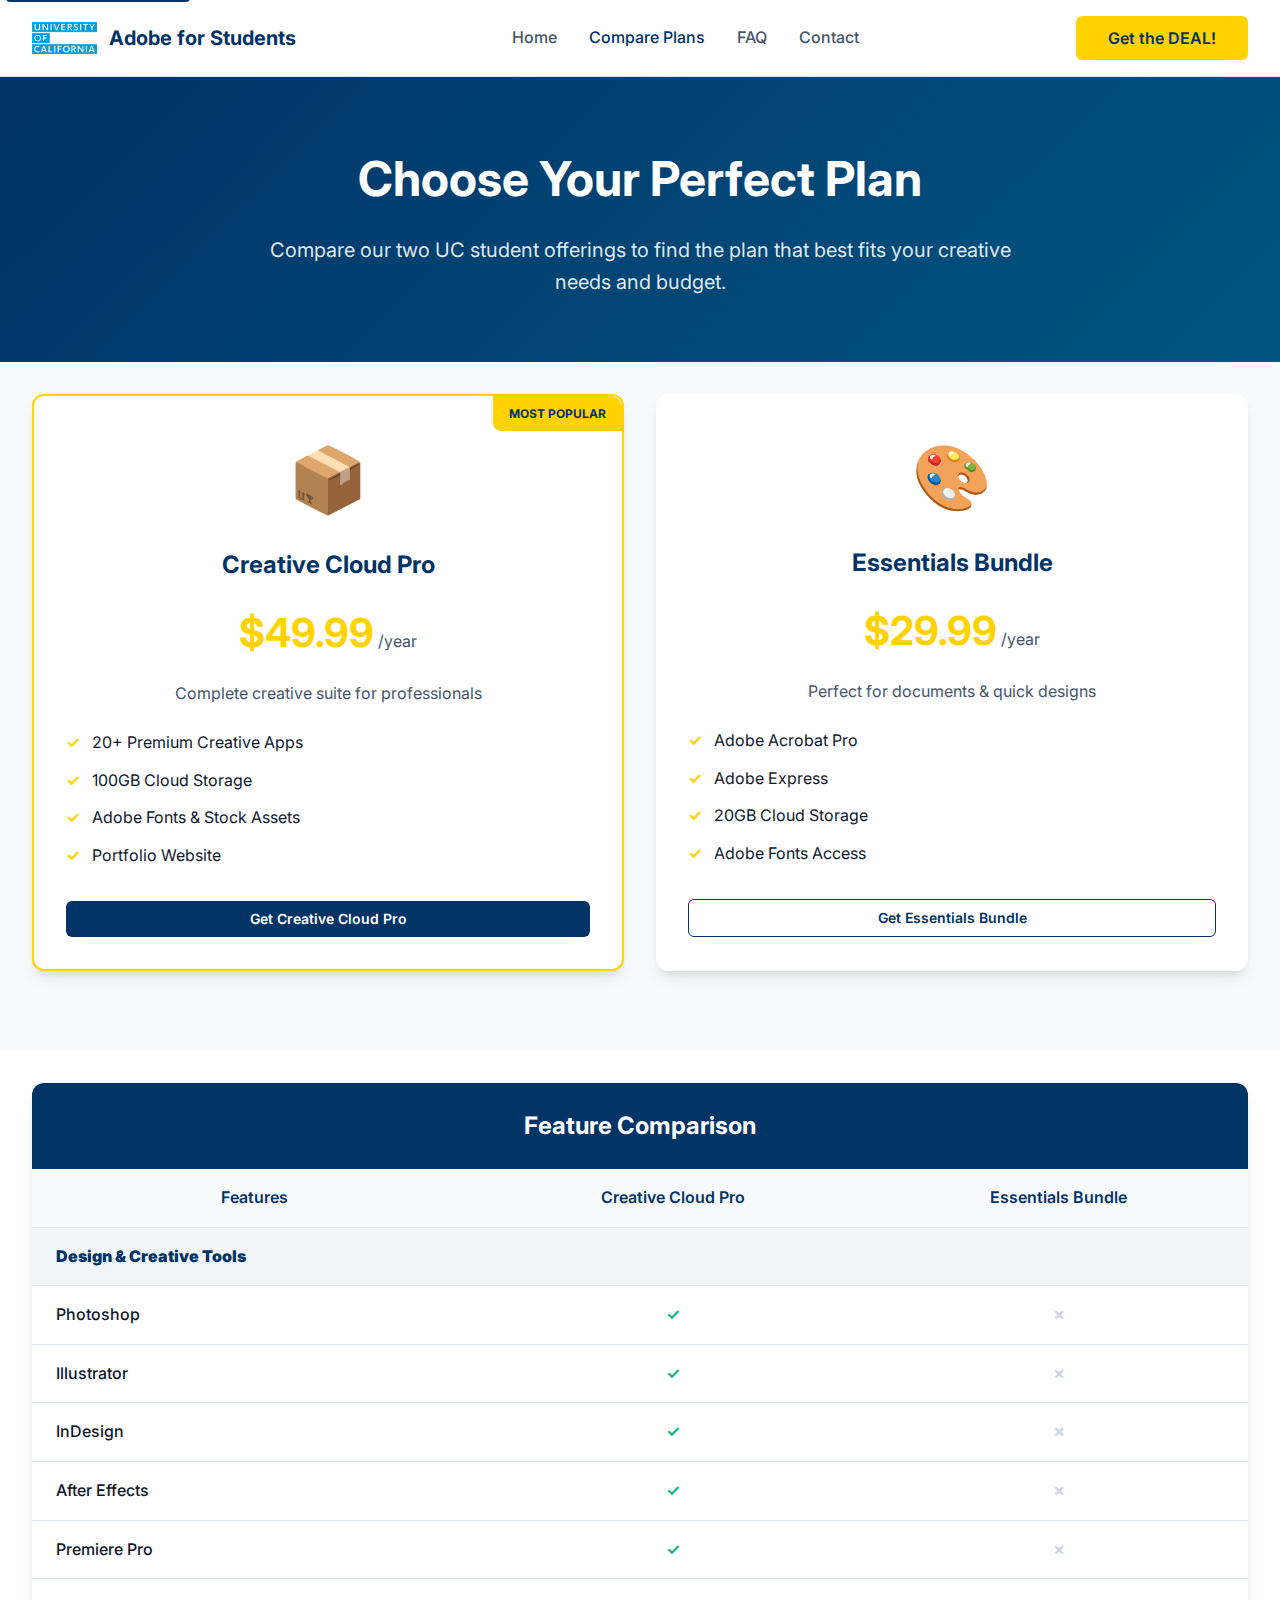
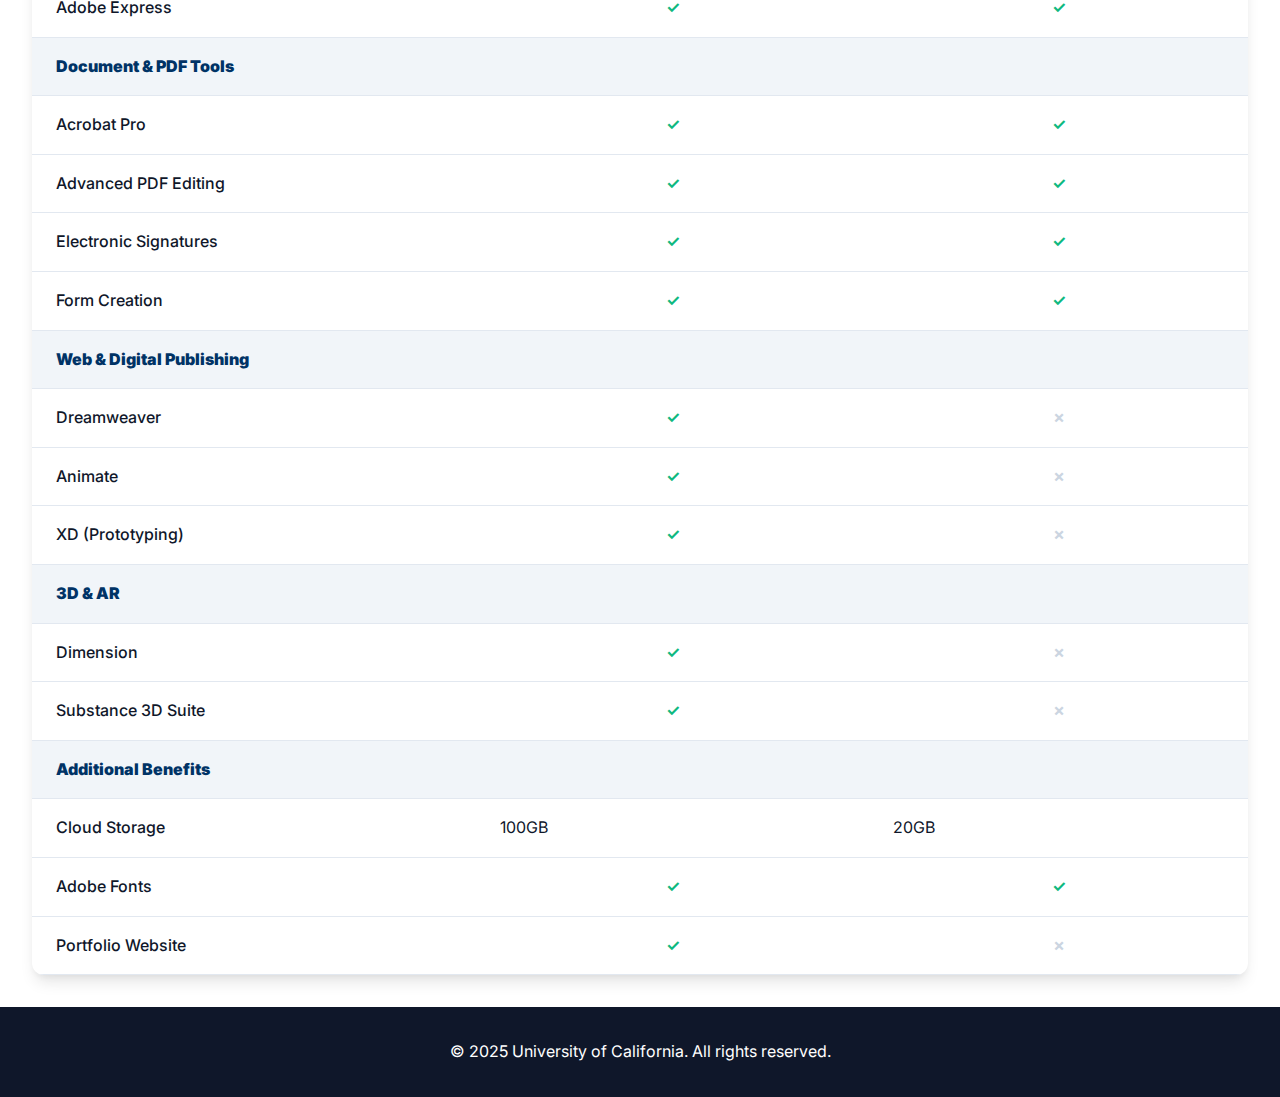
<file: compare.html>
<!DOCTYPE html>
<html lang="en">
<head>
    <meta charset="UTF-8">
    <meta name="viewport" content="width=device-width, initial-scale=1.0">
    <title>Compare Plans - UC Adobe for Students</title>
    <link rel="stylesheet" href="styles.css">
    <link href="https://fonts.googleapis.com/css2?family=Inter:wght@300;400;500;600;700&display=swap" rel="stylesheet">
</head>
<body>
    <!-- Skip Navigation -->
    <a href="#main-content" class="skip-nav">Skip to main content</a>
    
    <!-- Header -->
    <header class="header" role="banner">
        <div class="container">
            <div class="header-content">
                <!-- Logo -->
                <a href="index.html" class="logo" aria-label="UC Adobe for Students - Home">
                    <img src="assets/uc-logo.png" alt="University of California" class="logo-img">
                    <span class="logo-text">Adobe for Students</span>
                </a>

                <!-- Desktop Navigation -->
                <nav class="nav-desktop" role="navigation" aria-label="Main navigation">
                    <a href="index.html" class="nav-link active" aria-current="page">Home</a>
                    <a href="compare.html" class="nav-link">Compare Plans</a>
                    <a href="faq.html" class="nav-link">FAQ</a>
                    <a href="contact.html" class="nav-link">Contact</a>
                </nav>

                <!-- CTA Button -->
                <div class="cta-desktop">
                    <a href="getdeal.html" class="btn btn-gold btn-large">Get the DEAL!</a>
                </div>

                <!-- Mobile menu button -->
                <button class="mobile-menu-btn" id="mobile-menu-btn" aria-label="Open navigation menu" aria-expanded="false" aria-controls="mobile-menu">
                    <span class="hamburger"></span>
                </button>
            </div>

            <!-- Mobile Navigation -->
            <div id="mobile-menu" class="mobile-menu">
                <nav role="navigation" aria-label="Mobile navigation">
                    <a href="index.html" class="mobile-nav-link active" aria-current="page">Home</a>
                    <a href="compare.html" class="mobile-nav-link">Compare Plans</a>
                    <a href="faq.html" class="mobile-nav-link">FAQ</a>
                    <a href="contact.html" class="mobile-nav-link">Contact</a>
                    <div class="mobile-cta">
                        <a href="getdeal.html" class="btn btn-primary btn-full">Redeem UC Student Discount</a>
                    </div>
                </nav>
            </div>
        </div>
    </header>

    <!-- Main Content -->
    <main id="main-content">
        <!-- Compare Hero -->
        <section class="compare-hero">
            <div class="container">
                <h1 class="page-title">Choose Your Perfect Plan</h1>
                <p class="page-subtitle">Compare our two UC student offerings to find the plan that best fits your creative needs and budget.</p>
            </div>
        </section>

        <!-- Comparison Cards -->
        <section class="comparison-cards">
            <div class="container">
                <div class="plans-grid">
                    <!-- Creative Cloud Pro Card -->
                    <div class="plan-card featured">
                        <div class="popular-badge">MOST POPULAR</div>
                        <div class="plan-header">
                            <div class="plan-icon">📦</div>
                            <h2>Creative Cloud Pro</h2>
                            <div class="plan-price">
                                <span class="price-amount">$49.99</span>
                                <span class="price-period">/year</span>
                            </div>
                            <p class="plan-description">Complete creative suite for professionals</p>
                        </div>
                        <div class="plan-features">
                            <div class="feature-item">
                                <span class="check-icon">✓</span>
                                <span>20+ Premium Creative Apps</span>
                            </div>
                            <div class="feature-item">
                                <span class="check-icon">✓</span>
                                <span>100GB Cloud Storage</span>
                            </div>
                            <div class="feature-item">
                                <span class="check-icon">✓</span>
                                <span>Adobe Fonts & Stock Assets</span>
                            </div>
                            <div class="feature-item">
                                <span class="check-icon">✓</span>
                                <span>Portfolio Website</span>
                            </div>
                        </div>
                        <a class="btn btn-primary btn-full" href="getdeal.html">Get Creative Cloud Pro</a>
                    </div>
                    
                    <!-- Essentials Bundle Card -->
                    <div class="plan-card">
                        <div class="plan-header">
                            <div class="plan-icon">🎨</div>
                            <h2>Essentials Bundle</h2>
                            <div class="plan-price">
                                <span class="price-amount">$29.99</span>
                                <span class="price-period">/year</span>
                            </div>
                            <p class="plan-description">Perfect for documents & quick designs</p>
                        </div>
                        <div class="plan-features">
                            <div class="feature-item">
                                <span class="check-icon">✓</span>
                                <span>Adobe Acrobat Pro</span>
                            </div>
                            <div class="feature-item">
                                <span class="check-icon">✓</span>
                                <span>Adobe Express</span>
                            </div>
                            <div class="feature-item">
                                <span class="check-icon">✓</span>
                                <span>20GB Cloud Storage</span>
                            </div>
                            <div class="feature-item">
                                <span class="check-icon">✓</span>
                                <span>Adobe Fonts Access</span>
                            </div>
                        </div>
                        <a class="btn btn-outline btn-full" href="getdeal.html">Get Essentials Bundle</a>
                    </div>
                </div>
            </div>
        </section>

        <!-- Detailed Feature Comparison -->
        <section class="detailed-comparison">
            <div class="container">
                <div class="comparison-table">
                    <div class="table-header">
                        <h2>Feature Comparison</h2>
                    </div>
                    
                    <table class="features-table">
                        <thead>
                            <tr>
                                <th>Features</th>
                                <th>Creative Cloud Pro</th>
                                <th>Essentials Bundle</th>
                            </tr>
                        </thead>
                        <tbody>
                            <!-- Design & Creative Tools -->
                            <tr class="category-header">
                                <td colspan="3"><strong>Design & Creative Tools</strong></td>
                            </tr>
                            <tr>
                                <td>Photoshop</td>
                                <td class="check">✓</td>
                                <td class="cross">✗</td>
                            </tr>
                            <tr>
                                <td>Illustrator</td>
                                <td class="check">✓</td>
                                <td class="cross">✗</td>
                            </tr>
                            <tr>
                                <td>InDesign</td>
                                <td class="check">✓</td>
                                <td class="cross">✗</td>
                            </tr>
                            <tr>
                                <td>After Effects</td>
                                <td class="check">✓</td>
                                <td class="cross">✗</td>
                            </tr>
                            <tr>
                                <td>Premiere Pro</td>
                                <td class="check">✓</td>
                                <td class="cross">✗</td>
                            </tr>
                            <tr>
                                <td>Adobe Express</td>
                                <td class="check">✓</td>
                                <td class="check">✓</td>
                            </tr>
                            
                            <!-- Document & PDF Tools -->
                            <tr class="category-header">
                                <td colspan="3"><strong>Document & PDF Tools</strong></td>
                            </tr>
                            <tr>
                                <td>Acrobat Pro</td>
                                <td class="check">✓</td>
                                <td class="check">✓</td>
                            </tr>
                            <tr>
                                <td>Advanced PDF Editing</td>
                                <td class="check">✓</td>
                                <td class="check">✓</td>
                            </tr>
                            <tr>
                                <td>Electronic Signatures</td>
                                <td class="check">✓</td>
                                <td class="check">✓</td>
                            </tr>
                            <tr>
                                <td>Form Creation</td>
                                <td class="check">✓</td>
                                <td class="check">✓</td>
                            </tr>
                            
                            <!-- Web & Digital Publishing -->
                            <tr class="category-header">
                                <td colspan="3"><strong>Web & Digital Publishing</strong></td>
                            </tr>
                            <tr>
                                <td>Dreamweaver</td>
                                <td class="check">✓</td>
                                <td class="cross">✗</td>
                            </tr>
                            <tr>
                                <td>Animate</td>
                                <td class="check">✓</td>
                                <td class="cross">✗</td>
                            </tr>
                            <tr>
                                <td>XD (Prototyping)</td>
                                <td class="check">✓</td>
                                <td class="cross">✗</td>
                            </tr>
                            
                            <!-- 3D & AR -->
                            <tr class="category-header">
                                <td colspan="3"><strong>3D & AR</strong></td>
                            </tr>
                            <tr>
                                <td>Dimension</td>
                                <td class="check">✓</td>
                                <td class="cross">✗</td>
                            </tr>
                            <tr>
                                <td>Substance 3D Suite</td>
                                <td class="check">✓</td>
                                <td class="cross">✗</td>
                            </tr>
                            
                            <!-- Additional Benefits -->
                            <tr class="category-header">
                                <td colspan="3"><strong>Additional Benefits</strong></td>
                            </tr>
                            <tr>
                                <td>Cloud Storage</td>
                                <td>100GB</td>
                                <td>20GB</td>
                            </tr>
                            <tr>
                                <td>Adobe Fonts</td>
                                <td class="check">✓</td>
                                <td class="check">✓</td>
                            </tr>
                            <tr>
                                <td>Portfolio Website</td>
                                <td class="check">✓</td>
                                <td class="cross">✗</td>
                            </tr>
                        </tbody>
                    </table>
                </div>
            </div>
        </section>
    </main>

    <!-- Footer -->
    <footer class="footer">
        <div class="container">
            <p>&copy; 2025 University of California. All rights reserved.</p>
        </div>
    </footer>

    <script src="script.js"></script>
</body>
</html>
</file>
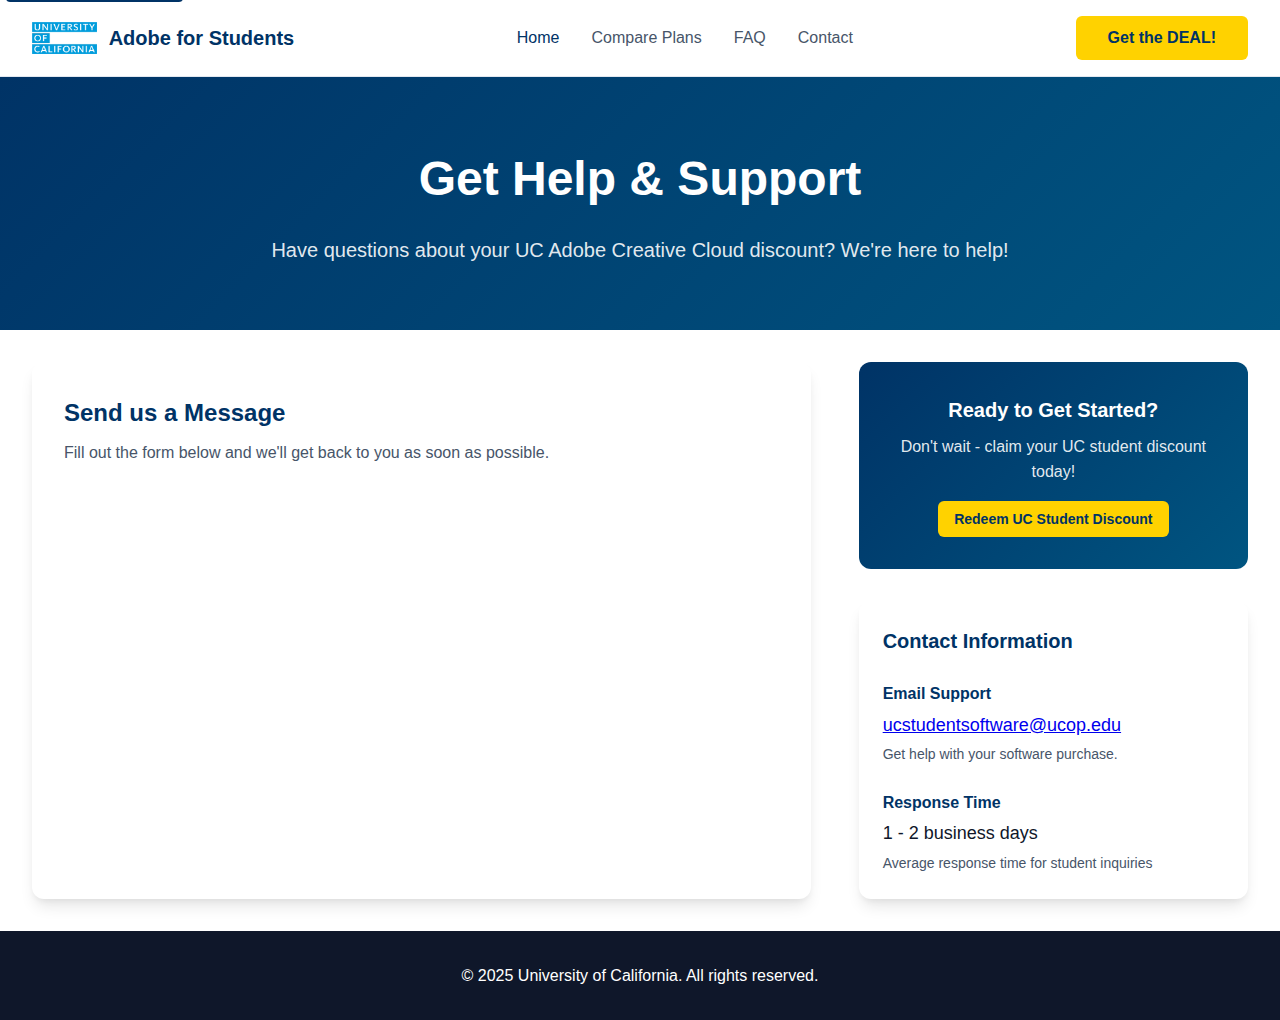
<file: contact.html>
<!DOCTYPE html>
<html lang="en">
<head>
    <meta charset="UTF-8">
    <meta name="viewport" content="width=device-width, initial-scale=1.0">
    <title>Contact - Adobe for Students</title>
    <link rel="stylesheet" href="styles.css">
</head>
<body>
    <!-- Skip Navigation -->
    <a href="#main-content" class="skip-nav">Skip to main content</a>
    
    <!-- Header -->
    <header class="header" role="banner">
        <div class="container">
            <div class="header-content">
                <!-- Logo -->
                <a href="index.html" class="logo" aria-label="UC Adobe for Students - Home">
                    <img src="assets/uc-logo.png" alt="University of California" class="logo-img">
                    <span class="logo-text">Adobe for Students</span>
                </a>

                <!-- Desktop Navigation -->
                <nav class="nav-desktop" role="navigation" aria-label="Main navigation">
                    <a href="index.html" class="nav-link active" aria-current="page">Home</a>
                    <a href="compare.html" class="nav-link">Compare Plans</a>
                    <a href="faq.html" class="nav-link">FAQ</a>
                    <a href="contact.html" class="nav-link">Contact</a>
                </nav>

                <!-- CTA Button -->
                <div class="cta-desktop">
                    <a href="getdeal.html" class="btn btn-gold btn-large">Get the DEAL!</a>
                </div>

                <!-- Mobile menu button -->
                <button class="mobile-menu-btn" id="mobile-menu-btn" aria-label="Open navigation menu" aria-expanded="false" aria-controls="mobile-menu">
                    <span class="hamburger"></span>
                </button>
            </div>

            <!-- Mobile Navigation -->
            <div id="mobile-menu" class="mobile-menu">
                <nav role="navigation" aria-label="Mobile navigation">
                    <a href="index.html" class="mobile-nav-link active" aria-current="page">Home</a>
                    <a href="compare.html" class="mobile-nav-link">Compare Plans</a>
                    <a href="faq.html" class="mobile-nav-link">FAQ</a>
                    <a href="contact.html" class="mobile-nav-link">Contact</a>
                    <div class="mobile-cta">
                        <a href="getdeal.html" class="btn btn-primary btn-full">Redeem UC Student Discount</a>
                    </div>
                </nav>
            </div>
        </div>
    </header>

    <!-- Main Content -->
    <main id="main-content">
    <!-- Contact Hero -->
    <section class="contact-hero">
        <div class="container">
            <h1 class="page-title">Get Help & Support</h1>
            <p class="page-subtitle">Have questions about your UC Adobe Creative Cloud discount? We're here to help!</p>
        </div>
    </section>

    <!-- Contact Section -->
    <section class="contact-section">
        <div class="container">
            <div class="contact-grid">
                <div class="contact-form-container">
                    <h2>Send us a Message</h2>
                    <p class="form-subtitle">Fill out the form below and we'll get back to you as soon as possible.</p>
                   <script type="text/javascript" src="https://ucprocure.formstack.com/forms/js.php/adobe_license_contact_form"></script><noscript><a href="https://ucprocure.formstack.com/forms/adobe_license_contact_form" title="Online Form">Online Form - Adobe License Contact Form</a></noscript>

                </div>

                <!-- Sidebar -->
                <div class="contact-info">
                    <div class="cta-card">
                        <h3>Ready to Get Started?</h3>
                        <p>Don't wait - claim your UC student discount today!</p>
                        <a href="getdeal.html" class="btn btn-gold">Redeem UC Student Discount</a>
                    </div>

                    <div class="info-card">
                        <h3>Contact Information</h3>
                        
                        <div class="contact-method">
                            <h4>Email Support</h4>
                            <div class="contact-value">
                                <a href="mailto:ucstudentsoftware@ucop.edu">ucstudentsoftware@ucop.edu</a>
                            </div>
                            <div class="contact-desc">Get help with your software purchase.</div>
                        </div>

                        <div class="contact-method">
                            <h4>Response Time</h4>
                            <div class="contact-value">1 - 2 business days</div>
                            <div class="contact-desc">Average response time for student inquiries</div>
                        </div>
                    </div>
                </div>
            </div>
        </div>
    </section>

    <!-- Footer -->
    <footer class="footer">
        <div class="container">
            <p>&copy; 2025 University of California. All rights reserved.</p>
        </div>
    </footer>

    <script>
        document.getElementById('contactForm').addEventListener('submit', function(e) {
            e.preventDefault();
            
            const formData = new FormData(this);
            const responseMessage = document.getElementById('responseMessage');
            
            // Show loading state
            const submitBtn = document.querySelector('button[type="submit"]');
            const originalText = submitBtn.textContent;
            submitBtn.textContent = 'Sending...';
            submitBtn.disabled = true;
            
            fetch('process_contact.php', {
                method: 'POST',
                body: formData
            })
            .then(response => response.json())
            .then(data => {
                if (data.success) {
                    responseMessage.innerHTML = '<div class="message success">' + data.message + '</div>';
                    this.reset();
                } else {
                    responseMessage.innerHTML = '<div class="message error">' + data.message + '</div>';
                }
            })
            .catch(error => {
                console.error('Error:', error);
                responseMessage.innerHTML = '<div class="message error">An error occurred. Please try again.</div>';
            })
            .finally(() => {
                submitBtn.textContent = originalText;
                submitBtn.disabled = false;
            });
        });
    </script>
</body>
</html>
</file>
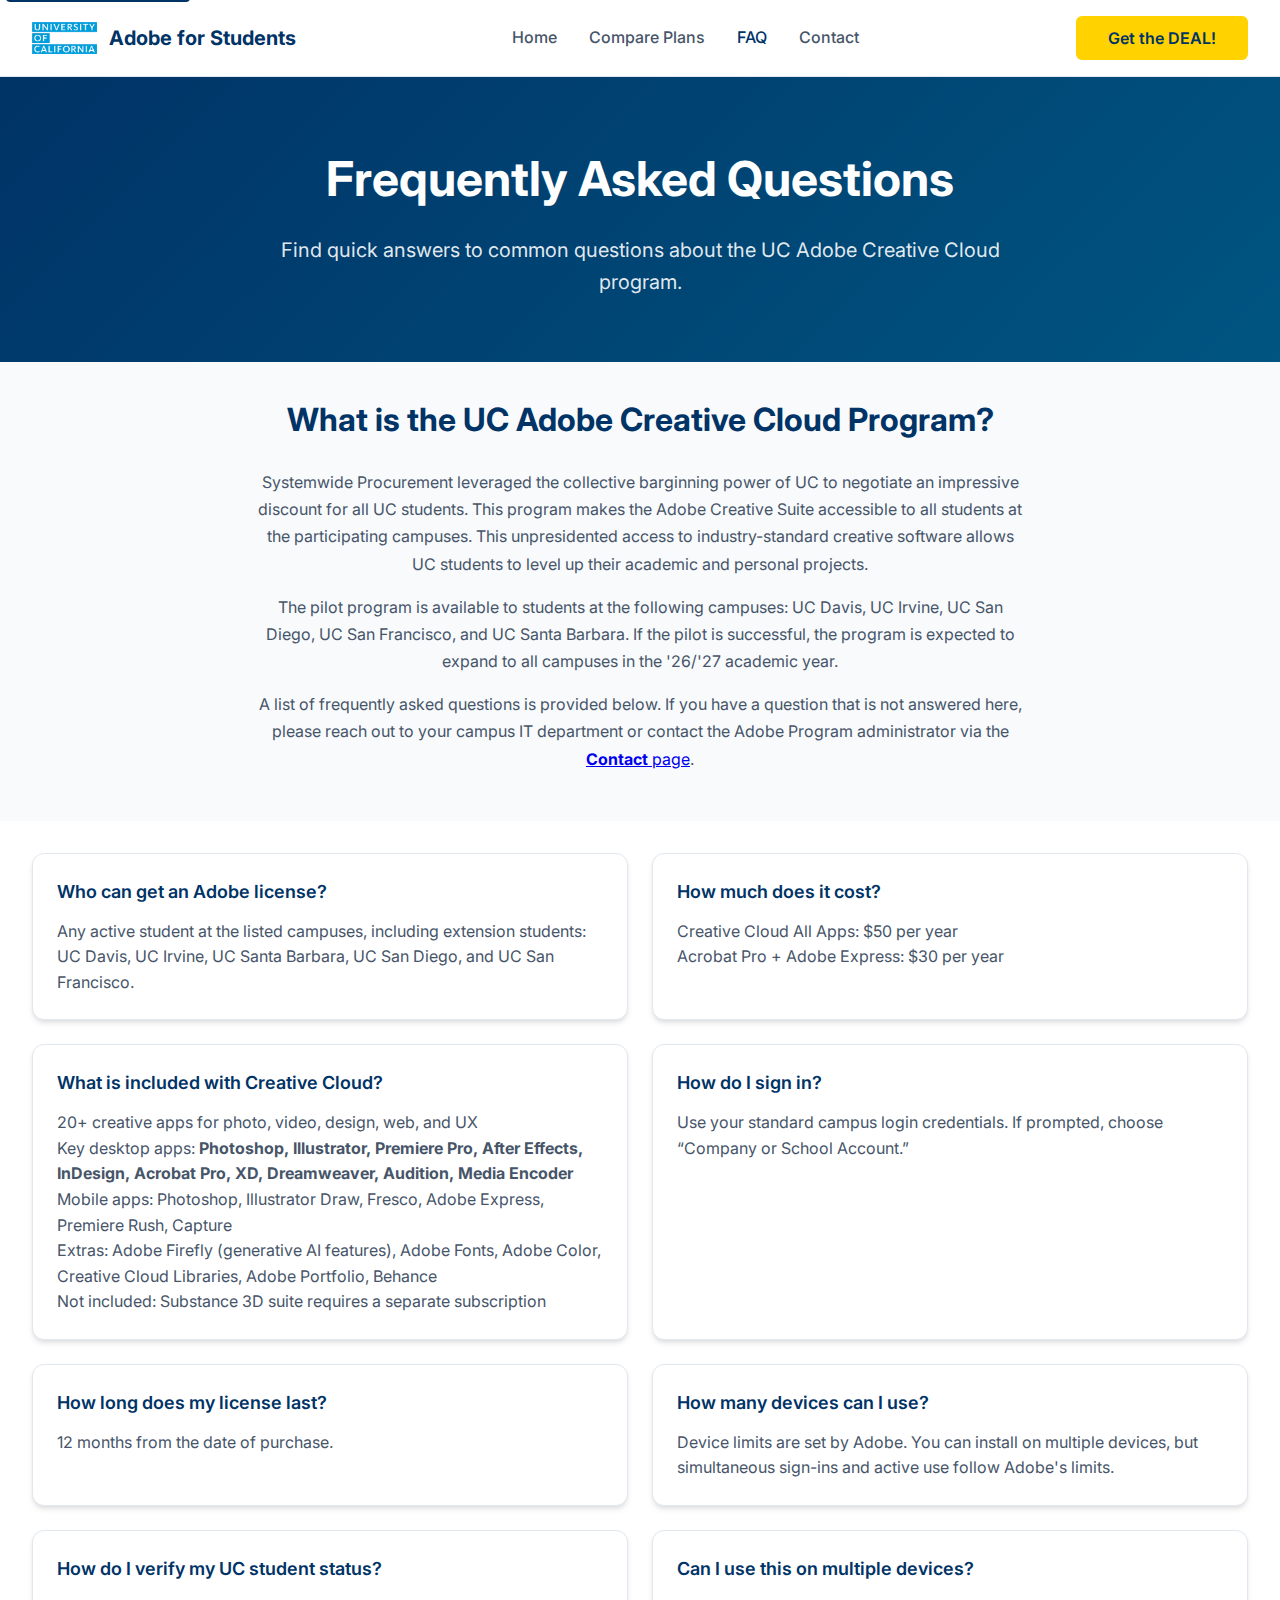
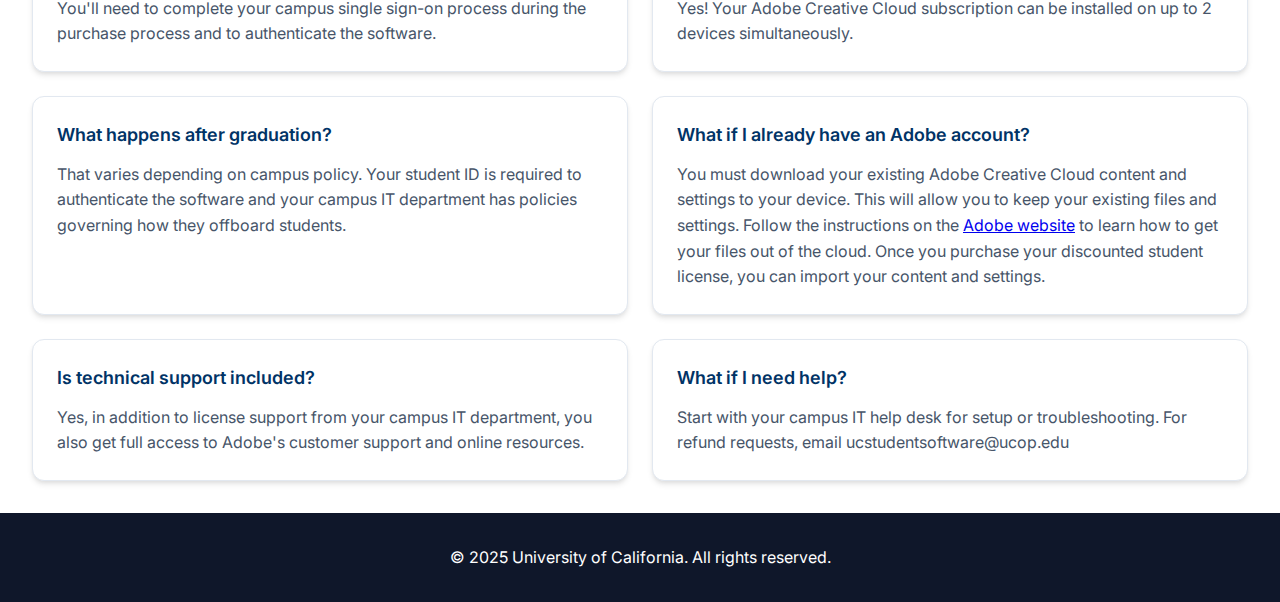
<file: faq.html>
<!DOCTYPE html>
<html lang="en">
<head>
    <meta charset="UTF-8">
    <meta name="viewport" content="width=device-width, initial-scale=1.0">
    <title>FAQ - Adobe for UC Students</title>
    <link rel="stylesheet" href="styles.css">
    <link href="https://fonts.googleapis.com/css2?family=Inter:wght@300;400;500;600;700&display=swap" rel="stylesheet">
</head>
<body>
    <!-- Skip Navigation -->
    <a href="#main-content" class="skip-nav">Skip to main content</a>
    
    <!-- Header -->
    <header class="header" role="banner">
        <div class="container">
            <div class="header-content">
                <!-- Logo -->
                <a href="index.html" class="logo" aria-label="UC Adobe for Students - Home">
                    <img src="assets/uc-logo.png" alt="University of California" class="logo-img">
                    <span class="logo-text">Adobe for Students</span>
                </a>

                <!-- Desktop Navigation -->
                <nav class="nav-desktop" role="navigation" aria-label="Main navigation">
                    <a href="index.html" class="nav-link active" aria-current="page">Home</a>
                    <a href="compare.html" class="nav-link">Compare Plans</a>
                    <a href="faq.html" class="nav-link">FAQ</a>
                    <a href="contact.html" class="nav-link">Contact</a>
                </nav>

                <!-- CTA Button -->
                <div class="cta-desktop">
                    <a href="getdeal.html" class="btn btn-gold btn-large">Get the DEAL!</a>
                </div>

                <!-- Mobile menu button -->
                <button class="mobile-menu-btn" id="mobile-menu-btn" aria-label="Open navigation menu" aria-expanded="false" aria-controls="mobile-menu">
                    <span class="hamburger"></span>
                </button>
            </div>

            <!-- Mobile Navigation -->
            <div id="mobile-menu" class="mobile-menu">
                <nav role="navigation" aria-label="Mobile navigation">
                    <a href="index.html" class="mobile-nav-link active" aria-current="page">Home</a>
                    <a href="compare.html" class="mobile-nav-link">Compare Plans</a>
                    <a href="faq.html" class="mobile-nav-link">FAQ</a>
                    <a href="contact.html" class="mobile-nav-link">Contact</a>
                    <div class="mobile-cta">
                        <a href="getdeal.html" class="btn btn-primary btn-full">Redeem UC Student Discount</a>
                    </div>
                </nav>
            </div>
        </div>
    </header>

    <!-- Main Content -->
    <main id="main-content">
        <!-- FAQ Hero -->
        <section class="faq-hero">
            <div class="container">
                <h1 class="page-title">Frequently Asked Questions</h1>
                <p class="page-subtitle">Find quick answers to common questions about the UC Adobe Creative Cloud program.</p>
            </div>
        </section>

        <!-- Content Section -->
        <section class="content-section">
            <div class="container">
                <div class="content-intro">
                    <h2>What is the UC Adobe Creative Cloud Program?</h2>
                    <div class="content-text">
                        <p>
                            Systemwide Procurement leveraged the collective barginning power of UC to negotiate an impressive discount for all UC students. This program makes the Adobe Creative Suite accessible to all students at the participating campuses. This unpresidented access to industry-standard creative software allows UC students to level up their academic and personal projects.
                        </p>
                        <p>
                            The pilot program is available to students at the following campuses: UC Davis, UC Irvine, UC San Diego, UC San Francisco, and UC Santa Barbara. If the pilot is successful, the program is expected to expand to all campuses in the '26/'27 academic year.
                        </p>
                        <p>
                            A list of frequently asked questions is provided below. If you have a question that is not answered here, please reach out to your campus IT department or contact the Adobe Program administrator via the <a href="contact.html"><strong>Contact</strong> page</a>.
                        </p>
                    </div>
                </div>
                </div>
        </section>

        <!-- FAQ Section -->
        <section class="faq-section">
            <div class="container">
                <div class="faq-grid">
                    <div class="faq-card">
                        <h3>Who can get an Adobe license?</h3>
                        <p>Any active student at the listed campuses, including extension students: UC Davis, UC Irvine, UC Santa Barbara, UC San Diego, and UC San Francisco.</p>
                    </div>
                    
                    <div class="faq-card">
                        <h3>How much does it cost?</h3>
                        <p>Creative Cloud All Apps: $50 per year <br /> Acrobat Pro + Adobe Express: $30 per year</p>
                    </div>
                    <div class="faq-card">
                        <h3>What is included with Creative Cloud?</h3>
                        <p>
                            20+ creative apps for photo, video, design, web, and UX<br />
                            Key desktop apps: <strong>Photoshop, Illustrator, Premiere Pro, After Effects, InDesign, Acrobat Pro, XD, Dreamweaver, Audition, Media Encoder</strong><br />
                            Mobile apps: Photoshop, Illustrator Draw, Fresco, Adobe Express, Premiere Rush, Capture<br />
                            Extras: Adobe Firefly (generative AI features), Adobe Fonts, Adobe Color, Creative Cloud Libraries, Adobe Portfolio, Behance<br />
                            Not included: Substance 3D suite requires a separate subscription<br />
                        </p>
                    </div>
                    
                    <div class="faq-card">
                        <h3>How do I sign in?</h3>
                        <p>Use your standard campus login credentials. If prompted, choose “Company or School Account.”</p>
                    </div>
                    <div class="faq-card">
                        <h3>How long does my license last?</h3>
                        <p>12 months from the date of purchase.</p>
                    </div>
                    
                    <div class="faq-card">
                        <h3>How many devices can I use?</h3>
                        <p>Device limits are set by Adobe. You can install on multiple devices, but simultaneous sign-ins and active use follow Adobe's limits.</p>
                    </div>

                    <div class="faq-card">
                        <h3>How do I verify my UC student status?</h3>
                        <p>You'll need to complete your campus single sign-on process during the purchase process and to authenticate the software.</p>
                    </div>
                    
                    <div class="faq-card">
                        <h3>Can I use this on multiple devices?</h3>
                        <p>Yes! Your Adobe Creative Cloud subscription can be installed on up to 2 devices simultaneously.</p>
                    </div>
                    
                    <div class="faq-card">
                        <h3>What happens after graduation?</h3>
                        <p>That varies depending on campus policy. Your student ID is required to authenticate the software and your campus IT department has policies governing how they offboard students.</p>
                    </div>
                    <div class="faq-card">
                        <h3>What if I already have an Adobe account?</h3>
                        <p>
                            You must download your existing Adobe Creative Cloud content and settings to your device. This will allow you to keep your existing files and settings. Follow the instructions on the <a href="https://helpx.adobe.com/enterprise/kb/transfer-assets.html" target="_blank" rel="noopener">Adobe website</a> to learn how to get your files out of the cloud. Once you purchase your discounted student license, you can import your content and settings.
                        </p>
                        </div>
                    <div class="faq-card">
                        <h3>Is technical support included?</h3>
                        <p>Yes, in addition to license support from your campus IT department, you also get full access to Adobe's customer support and online resources.</p>
                    </div>
                   <div class="faq-card">
                        <h3>What if I need help?</h3>
                        <p>Start with your campus IT help desk for setup or troubleshooting. For refund requests, email ucstudentsoftware@ucop.edu</p>
                    </div>
                    
                    <!--
                    <div class="faq-card">
                        <h3>Question?</h3>
                        <p>Answer.</p>
                    </div>
                    <div class="faq-card">
                        <h3>Question?</h3>
                        <p>Answer.</p>
                    </div>
                    
                    <div class="faq-card">
                        <h3>Question?</h3>
                        <p>Answer.</p>
                    </div> -->
                    
                </div>
            </div>
        </section>

    </main>

    <!-- Footer -->
    <footer class="footer">
        <div class="container">
            <p>&copy; 2025 University of California. All rights reserved.</p>
        </div>
    </footer>

    <script src="script.js"></script>
</body>
</html>
</file>
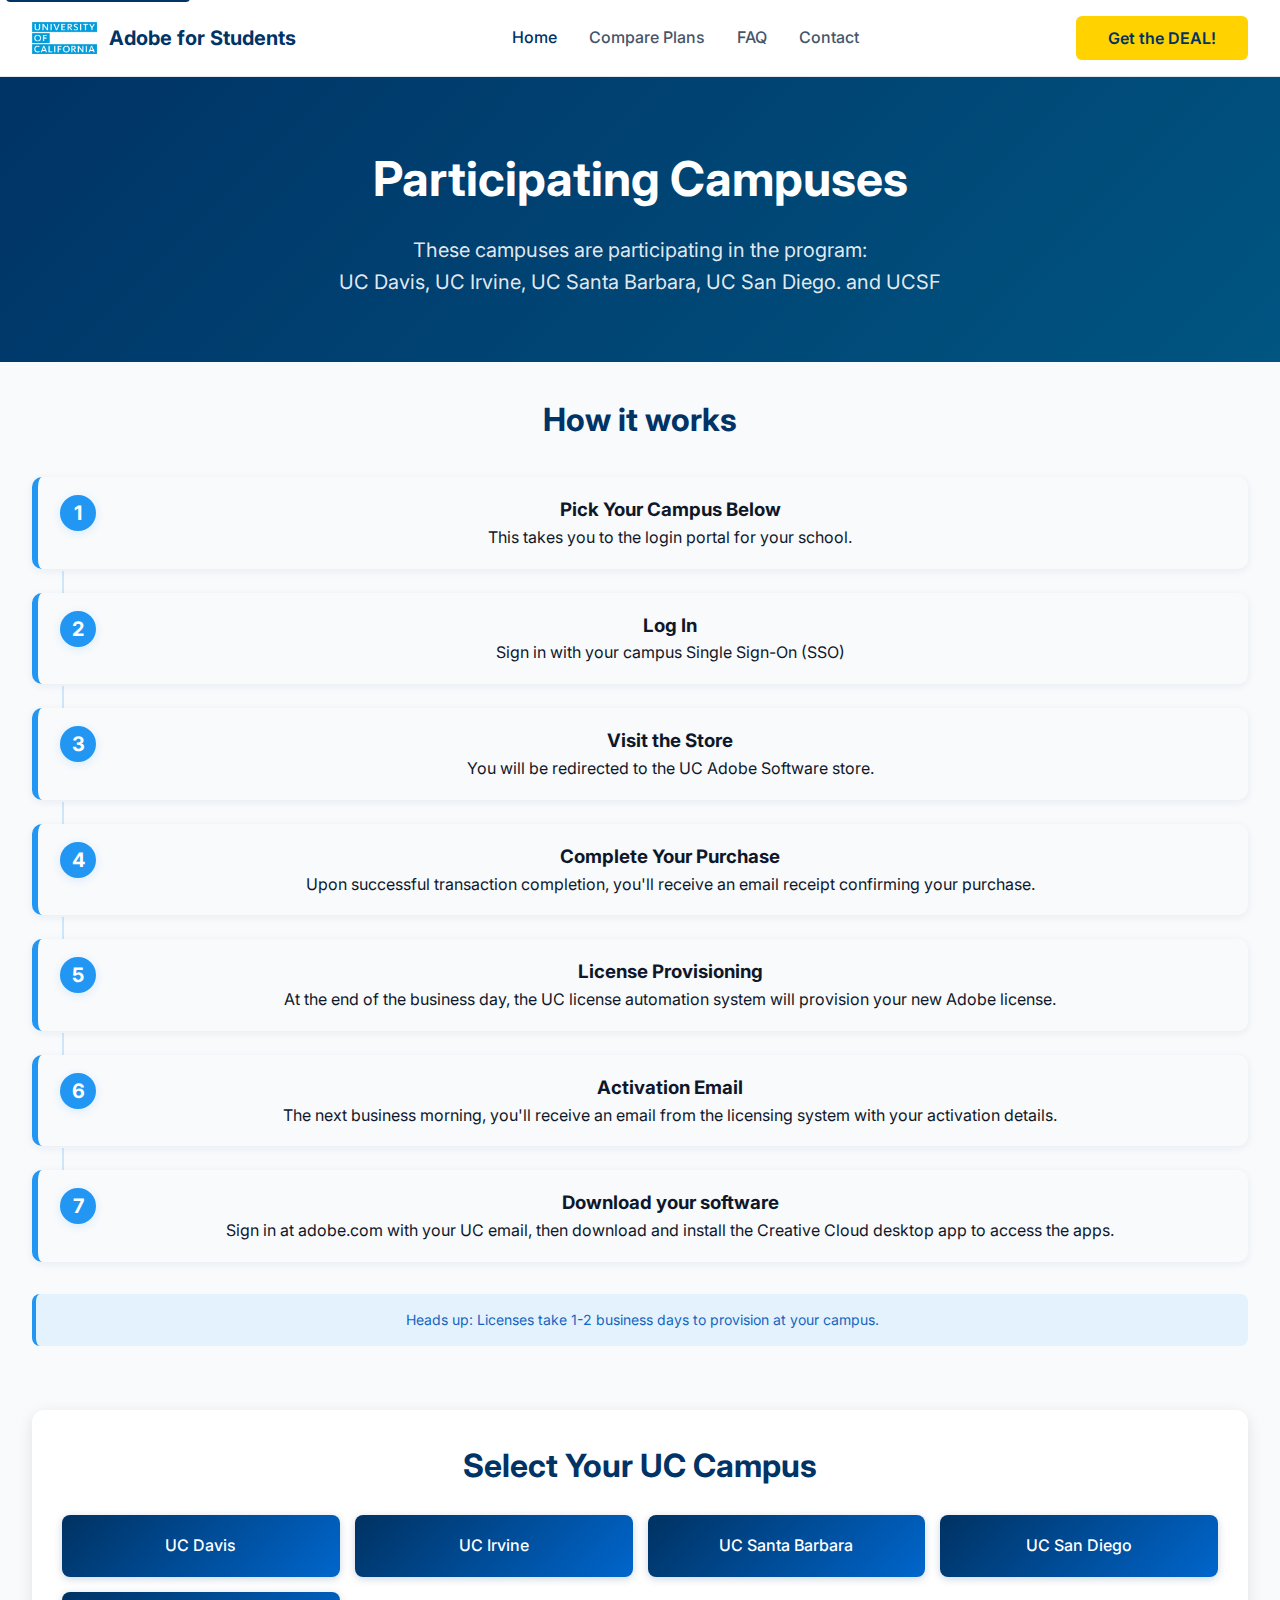
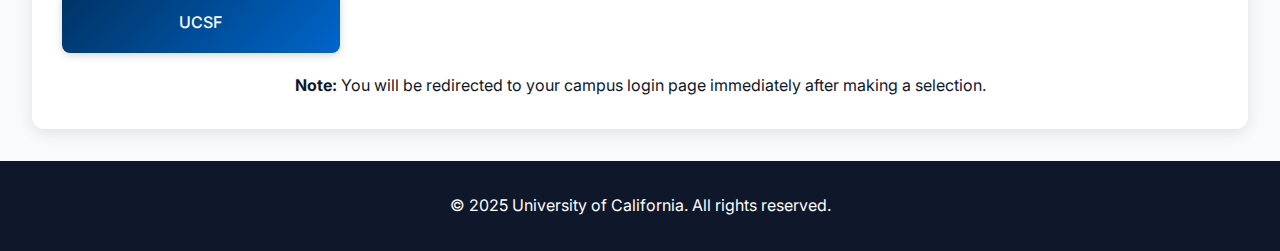
<file: getdeal.html>
<!DOCTYPE html>
<html lang="en">
<head>
       <style>

        
        .form-container {
            background: white;
            padding: 30px;
            border-radius: 12px;
            box-shadow: 0 4px 15px rgba(0,0,0,0.1);
        }
        
        
        .campus-grid {
            display: grid;
            grid-template-columns: repeat(auto-fit, minmax(250px, 1fr));
            gap: 15px;
            margin-bottom: 20px;
        }
        
        .campus-button {
            display: block;
            padding: 18px 20px;
            background: linear-gradient(135deg, #003262 0%, #0066cc 100%);
            color: white;
            text-decoration: none;
            border-radius: 8px;
            text-align: center;
            font-size: 16px;
            font-weight: 500;
            transition: all 0.3s ease;
            border: none;
            cursor: pointer;
            box-shadow: 0 2px 8px rgba(0,50,98,0.2);
        }
        
        .campus-button:hover {
            background: linear-gradient(135deg, #001a3d 0%, #0052a3 100%);
            transform: translateY(-2px);
            box-shadow: 0 4px 12px rgba(0,50,98,0.3);
        }
        
        .campus-button:active {
            transform: translateY(0);
        }
        
        .info-note {
            background: #e3f2fd;
            padding: 15px;
            border-radius: 8px;
            font-size: 14px;
            color: #1565c0;
            text-align: center;
            border-left: 4px solid #2196f3;
        }
        
        /* Touch device optimizations */
        @media (hover: none) and (pointer: coarse) {
            .campus-button:hover {
                transform: none;
                background: linear-gradient(135deg, #003262 0%, #0066cc 100%);
            }
            
            .campus-button:active {
                background: linear-gradient(135deg, #001a3d 0%, #0052a3 100%);
                transform: scale(0.98);
            }
        }
    </style>
    <meta charset="UTF-8">
    <meta name="viewport" content="width=device-width, initial-scale=1.0">
    <title>Adobe for UC Students - Pick your campus</title>
    <link rel="stylesheet" href="styles.css">
    <link href="https://fonts.googleapis.com/css2?family=Inter:wght@300;400;500;600;700&display=swap" rel="stylesheet">
</head>
<body>
    <!-- Skip Navigation -->
    <a href="#main-content" class="skip-nav">Skip to main content</a>
    
    <!-- Header -->
    <header class="header" role="banner">
        <div class="container">
            <div class="header-content">
                <!-- Logo -->
                <a href="index.html" class="logo" aria-label="UC Adobe for Students - Home">
                    <img src="assets/uc-logo.png" alt="University of California" class="logo-img">
                    <span class="logo-text">Adobe for Students</span>
                </a>

                <!-- Desktop Navigation -->
                <nav class="nav-desktop" role="navigation" aria-label="Main navigation">
                    <a href="index.html" class="nav-link active" aria-current="page">Home</a>
                    <a href="compare.html" class="nav-link">Compare Plans</a>
                    <a href="faq.html" class="nav-link">FAQ</a>
                    <a href="contact.html" class="nav-link">Contact</a>
                </nav>

                <!-- CTA Button -->
                <div class="cta-desktop">
                    <a href="getdeal.html" class="btn btn-gold btn-large">Get the DEAL!</a>
                </div>

                <!-- Mobile menu button -->
                <button class="mobile-menu-btn" id="mobile-menu-btn" aria-label="Open navigation menu" aria-expanded="false" aria-controls="mobile-menu">
                    <span class="hamburger"></span>
                </button>
            </div>

            <!-- Mobile Navigation -->
            <div id="mobile-menu" class="mobile-menu">
                <nav role="navigation" aria-label="Mobile navigation">
                    <a href="index.html" class="mobile-nav-link active" aria-current="page">Home</a>
                    <a href="compare.html" class="mobile-nav-link">Compare Plans</a>
                    <a href="faq.html" class="mobile-nav-link">FAQ</a>
                    <a href="contact.html" class="mobile-nav-link">Contact</a>
                    <div class="mobile-cta">
                        <a href="getdeal.html" class="btn btn-primary btn-full">Redeem UC Student Discount</a>
                    </div>
                </nav>
            </div>
        </div>
    </header>

    <!-- Main Content -->
    <main id="main-content">
        <!-- FAQ Hero -->
        <section class="faq-hero">
            <div class="container">
                <h1 class="page-title">Participating Campuses</h1>
                <p class="page-subtitle">These campuses are participating in the program: <br />UC Davis, UC Irvine, UC Santa Barbara, UC San Diego. and UCSF</p>
            </div>
        </section>

<section class="content-section how-it-works">
    <div class="container">
        <div class="content-intro">
            <h2>How it works</h2>
            <div class="timeline">
                <div class="timeline-step">
                    <div class="step-number">1</div>
                    <div class="step-content">
                        <h3>Pick Your Campus Below</h3>
                        <p>This takes you to the login portal for your school.</p>
                    </div>
                </div>
                <div class="timeline-step">
                    <div class="step-number">2</div>
                    <div class="step-content">
                        <h3>Log In</h3>
                        <p>Sign in with your campus Single Sign-On (SSO)</p>
                    </div>
                </div>
                <div class="timeline-step">
                    <div class="step-number">3</div>
                    <div class="step-content">
                        <h3>Visit the Store</h3>
                        <p>You will be redirected to the UC Adobe Software store.</p>
                    </div>
                </div>
                <div class="timeline-step">
                    <div class="step-number">4</div>
                    <div class="step-content">
                        <h3>Complete Your Purchase</h3>
                        <p>Upon successful transaction completion, you'll receive an email receipt confirming your purchase.</p>
                    </div>
                </div>
                <div class="timeline-step">
                    <div class="step-number">5</div>
                    <div class="step-content">
                        <h3>License Provisioning</h3>
                        <p>At the end of the business day, the UC license automation system will provision your new Adobe license.</p>
                    </div>
                </div>
                <div class="timeline-step">
                    <div class="step-number">6</div>
                    <div class="step-content">
                        <h3>Activation Email</h3>
                        <p>The next business morning, you'll receive an email from the licensing system with your activation details.</p>
                    </div>
                </div>
                <div class="timeline-step">
                    <div class="step-number">7</div>
                    <div class="step-content">
                        <h3>Download your software </h3>
                        <p>Sign in at adobe.com with your UC email, then download and install the Creative Cloud desktop app to access the apps.</p>
                    </div>
                </div>
            </div>
            <div class="info-note">
                Heads up: Licenses take 1-2 business days to provision at your campus.
            </div>
        </div>
    </div>
</section>

<!-- Content Section -->
<section class="content-section">
    <div class="container">
        <div class="content-intro">
            <div class="form-container">
                <h2>Select Your UC Campus</h2>
                <div class="campus-grid">
                    <a href="https://transact.ucop.edu/Shibboleth.sso/Login?SAMLDS=1&entityID=urn:mace:incommon:ucdavis.edu" class="campus-button">
                        UC Davis
                    </a>
                    <a href="https://transact.ucop.edu/Shibboleth.sso/Login?SAMLDS=1&entityID=urn:mace:incommon:uci.edu" class="campus-button">
                        UC Irvine
                    </a>
                    <a href="https://transact.ucop.edu/Shibboleth.sso/Login?SAMLDS=1&entityID=urn:mace:incommon:ucsb.edu" class="campus-button">
                        UC Santa Barbara
                    </a>
                    <a href="https://transact.ucop.edu/Shibboleth.sso/Login?SAMLDS=1&entityID=urn:mace:incommon:ucsd.edu" class="campus-button">
                        UC San Diego
                    </a>
                    <a href="https://transact.ucop.edu/Shibboleth.sso/Login?SAMLDS=1&entityID=urn:mace:incommon:ucsf.edu" class="campus-button">
                        UCSF
                    </a>
                </div>
                <div class="redirect-info">
                    <strong>Note:</strong> You will be redirected to your campus login page immediately after making a selection.
                </div>
            </div>
        </div>
    </div>
    <script>
        function redirectToCampus(url) {
            if (url) {
                window.location.href = url;
            }
        }
    </script>
</section>
    <!-- Footer -->
    <footer class="footer">
        <div class="container">
            <p>&copy; 2025 University of California. All rights reserved.</p>
        </div>
    </footer>
<style>
.timeline {
    display: flex;
    flex-direction: column;
    gap: 24px;
    margin: 32px 0;
    position: relative;
}
.timeline-step {
    display: flex;
    align-items: flex-start;
    background: #f8fafc;
    border-radius: 10px;
    box-shadow: 0 2px 8px rgba(0,50,98,0.07);
    padding: 18px 22px;
    position: relative;
    border-left: 6px solid #2196f3;
}
.timeline-step:not(:last-child)::after {
    content: '';
    position: absolute;
    left: 24px;
    top: calc(100% + 2px);
    width: 2px;
    height: 24px;
    background: #2196f3;
    opacity: 0.2;
}
.step-number {
    flex-shrink: 0;
    width: 36px;
    height: 36px;
    background: #2196f3;
    color: #fff;
    font-size: 20px;
    font-weight: 700;
    border-radius: 50%;
    display: flex;
    align-items: center;
    justify-content: center;
    margin-right: 18px;
    box-shadow: 0 2px 8px rgba(33,150,243,0.15);
}
.step-content {
    flex: 1;
}
@media (max-width: 600px) {
    .timeline-step {
        flex-direction: column;
        align-items: flex-start;
        padding: 14px 12px;
    }
    .step-number {
        margin-bottom: 8px;
        margin-right: 0;
    }
}
</style>
</html>
</file>
<file: styles.css>
/* Get Deal Page Styles */
body.getdeal {
    font-family: Arial, sans-serif;
    max-width: 600px;
    margin: 20px auto;
    padding: 20px;
    background-color: #f5f5f5;
    line-height: 1.4;
}

.form-container {
    background: white;
    padding: 30px;
    border-radius: 12px;
    box-shadow: 0 4px 15px rgba(0,0,0,0.1);
}

h2.getdeal-title {
    color: #003262;
    margin-bottom: 25px;
    text-align: center;
    font-size: 1.5rem;
}

.campus-grid {
    display: grid;
    grid-template-columns: repeat(auto-fit, minmax(250px, 1fr));
    gap: 15px;
    margin-bottom: 20px;
}

.campus-button {
    display: block;
    padding: 18px 20px;
    background: linear-gradient(135deg, #003262 0%, #0066cc 100%);
    color: white;
    text-decoration: none;
    border-radius: 8px;
    text-align: center;
    font-size: 16px;
    font-weight: 500;
    transition: all 0.3s ease;
    border: none;
    cursor: pointer;
    box-shadow: 0 2px 8px rgba(0,50,98,0.2);
}

.campus-button:hover {
    background: linear-gradient(135deg, #001a3d 0%, #0052a3 100%);
    transform: translateY(-2px);
    box-shadow: 0 4px 12px rgba(0,50,98,0.3);
}

.campus-button:active {
    transform: translateY(0);
}

.info-note {
    background: #e3f2fd;
    padding: 15px;
    border-radius: 8px;
    font-size: 14px;
    color: #1565c0;
    text-align: center;
    border-left: 4px solid #2196f3;
}

@media (max-width: 768px) {
    body.getdeal {
        margin: 10px;
        padding: 10px;
    }
    .form-container {
        padding: 20px;
    }
    .campus-grid {
        grid-template-columns: 1fr;
        gap: 12px;
    }
    .campus-button {
        padding: 20px;
        font-size: 18px;
        min-height: 60px;
        display: flex;
        align-items: center;
        justify-content: center;
    }
    h2.getdeal-title {
        font-size: 1.3rem;
        margin-bottom: 20px;
    }
}

@media (hover: none) and (pointer: coarse) {
    .campus-button:hover {
        transform: none;
        background: linear-gradient(135deg, #003262 0%, #0066cc 100%);
    }
    .campus-button:active {
        background: linear-gradient(135deg, #001a3d 0%, #0052a3 100%);
        transform: scale(0.98);
    }
}
/* Reset and base styles */
* {
    margin: 0;
    padding: 0;
    box-sizing: border-box;
}

:root {
    /* UC Colors */
    --uc-blue: #003366;
    --uc-light-blue: #005581;
    --uc-gold: #FFD200;
    
    /* Grays */
    --gray-50: #F8FAFC;
    --gray-100: #F1F5F9;
    --gray-200: #E2E8F0;
    --gray-300: #CBD5E1;
    --gray-400: #94A3B8;
    --gray-500: #64748B;
    --gray-600: #475569;
    --gray-700: #334155;
    --gray-800: #1E293B;
    --gray-900: #0F172A;
    
    /* Semantic colors */
    --primary: var(--uc-blue);
    --primary-light: var(--uc-light-blue);
    --accent: var(--uc-gold);
    --text-primary: var(--gray-900);
    --text-secondary: var(--gray-600);
    --background: #FFFFFF;
    --surface: #FFFFFF;
    --border: var(--gray-200);
    
    /* Typography */
    --font-family: 'Inter', -apple-system, BlinkMacSystemFont, 'Segoe UI', Roboto, sans-serif;
    
    /* Spacing */
    --container-max-width: 1280px;
    --section-padding: 2rem 0;
    
    /* Transitions */
    --transition: all 0.3s cubic-bezier(0.4, 0, 0.2, 1);
    
    /* Shadows */
    --shadow-sm: 0 1px 2px 0 rgba(0, 0, 0, 0.05);
    --shadow-md: 0 4px 6px -1px rgba(0, 0, 0, 0.1), 0 2px 4px -1px rgba(0, 0, 0, 0.06);
    --shadow-lg: 0 10px 15px -3px rgba(0, 0, 0, 0.1), 0 4px 6px -2px rgba(0, 0, 0, 0.05);
    --shadow-xl: 0 20px 25px -5px rgba(0, 0, 0, 0.1), 0 10px 10px -5px rgba(0, 0, 0, 0.04);
}

body {
    font-family: var(--font-family);
    line-height: 1.6;
    color: var(--text-primary);
    background-color: var(--background);
}

/* Container */
.container {
    max-width: var(--container-max-width);
    margin: 0 auto;
    padding: 0 1rem;
}

@media (min-width: 640px) {
    .container {
        padding: 0 1.5rem;
    }
}

@media (min-width: 1024px) {
    .container {
        padding: 0 2rem;
    }
}

/* Skip Navigation */
.skip-nav {
    position: absolute;
    top: -40px;
    left: 6px;
    z-index: 1000;
    color: white;
    background-color: var(--primary);
    padding: 8px 16px;
    text-decoration: none;
    border-radius: 0 0 4px 4px;
}

.skip-nav:focus {
    top: 0;
}

/* Header */
.header {
    background-color: var(--surface);
    border-bottom: 1px solid var(--border);
    position: sticky;
    top: 0;
    z-index: 50;
}

.header-content {
    display: flex;
    align-items: center;
    justify-content: space-between;
    padding: 1rem 0;
}

.logo {
    display: flex;
    align-items: center;
    text-decoration: none;
    color: var(--primary);
    font-weight: 700;
    font-size: 1.25rem;
}

.logo-img {
    height: 2rem;
    width: auto;
    margin-right: 0.75rem;
}

.logo-text {
    color: var(--primary);
}

.nav-desktop {
    display: none;
    gap: 2rem;
}

@media (min-width: 768px) {
    .nav-desktop {
        display: flex;
    }
}

.nav-link {
    text-decoration: none;
    color: var(--text-secondary);
    font-weight: 500;
    transition: var(--transition);
    padding: 0.5rem 0;
}

.nav-link:hover,
.nav-link.active {
    color: var(--primary);
}

.cta-desktop {
    display: none;
}

@media (min-width: 768px) {
    .cta-desktop {
        display: block;
    }
}

.mobile-menu-btn {
    display: flex;
    flex-direction: column;
    justify-content: center;
    width: 2rem;
    height: 2rem;
    background: none;
    border: none;
    cursor: pointer;
    padding: 0;
}

@media (min-width: 768px) {
    .mobile-menu-btn {
        display: none;
    }
}

.hamburger {
    width: 100%;
    height: 2px;
    background-color: var(--primary);
    transition: var(--transition);
    position: relative;
}

.hamburger::before,
.hamburger::after {
    content: '';
    position: absolute;
    width: 100%;
    height: 2px;
    background-color: var(--primary);
    transition: var(--transition);
}

.hamburger::before {
    top: -6px;
}

.hamburger::after {
    top: 6px;
}

.mobile-menu {
    display: none;
    padding: 1rem 0;
    border-top: 1px solid var(--border);
}

.mobile-menu.active {
    display: block;
}

.mobile-nav-link {
    display: block;
    text-decoration: none;
    color: var(--text-secondary);
    font-weight: 500;
    padding: 0.75rem 0;
    transition: var(--transition);
}

.mobile-nav-link:hover,
.mobile-nav-link.active {
    color: var(--primary);
}

.mobile-cta {
    padding-top: 1rem;
    margin-top: 1rem;
    border-top: 1px solid var(--border);
}

/* Buttons */
.btn {
    display: inline-flex;
    align-items: center;
    justify-content: center;
    padding: 0.5rem 1rem;
    font-weight: 600;
    text-decoration: none;
    border: none;
    border-radius: 0.375rem;
    cursor: pointer;
    transition: var(--transition);
    font-size: 0.875rem;
    line-height: 1.25rem;
}

.btn-primary {
    background-color: var(--primary);
    color: white;
}

.btn-primary:hover {
    background-color: var(--primary-light);
}

.btn-secondary {
    background-color: var(--gray-100);
    color: var(--primary);
    border: 1px solid var(--border);
}

.btn-secondary:hover {
    background-color: var(--gray-200);
}

.btn-gold {
    background-color: var(--accent);
    color: var(--primary);
}

.btn-gold:hover {
    background-color: #E6BE00;
}

.btn-outline {
    background-color: transparent;
    color: var(--primary);
    border: 1px solid var(--primary);
}

.btn-outline:hover {
    background-color: var(--primary);
    color: white;
}

.btn-large {
    padding: 0.75rem 2rem;
    font-size: 1rem;
}

.btn-full {
    width: 100%;
}

/* Hero Section */
.hero {
    background: linear-gradient(135deg, var(--primary) 0%, var(--primary-light) 100%);
    color: white;
    padding: 4rem 0 6rem;
}

.hero-grid {
    display: grid;
    gap: 3rem;
    align-items: center;
}

@media (min-width: 1024px) {
    .hero-grid {
        grid-template-columns: 1fr 1fr;
        gap: 4rem;
    }
}

.hero-badge {
    display: inline-flex;
    align-items: center;
    background-color: rgba(255, 210, 0, 0.2);
    color: var(--accent);
    padding: 0.5rem 1rem;
    border-radius: 9999px;
    font-size: 0.875rem;
    font-weight: 500;
    margin-bottom: 1rem;
}

.hero-title {
    font-size: 2.5rem;
    font-weight: 700;
    line-height: 1.1;
    margin-bottom: 1.5rem;
}

@media (min-width: 640px) {
    .hero-title {
        font-size: 3rem;
    }
}

@media (min-width: 1024px) {
    .hero-title {
        font-size: 3.75rem;
    }
}

.text-gold {
    color: var(--accent);
}

.hero-subtitle {
    font-size: 1.25rem;
    line-height: 1.6;
    margin-bottom: 2rem;
    color: rgba(255, 255, 255, 0.9);
}

.price-highlight {
    font-weight: 700;
    color: var(--accent);
    font-size: 3rem;
}

.hero-buttons {
    display: flex;
    flex-direction: column;
    gap: 1rem;
    margin-bottom: 2rem;
}

@media (min-width: 640px) {
    .hero-buttons {
        flex-direction: row;
    }
}

.hero-features {
    display: grid;
    grid-template-columns: repeat(2, 1fr);
    gap: 0.75rem;
}

.feature-item {
    display: flex;
    align-items: center;
    gap: 0.75rem;
}

.check-icon {
    color: var(--accent);
    font-weight: 700;
}

/* Pricing Comparison */
.pricing-comparison {
    background-color: rgba(255, 255, 255, 0.1);
    border-radius: 1rem;
    padding: 1.5rem;
    backdrop-filter: blur(10px);
}

.pricing-title {
    font-size: 1.5rem;
    font-weight: 700;
    text-align: center;
    margin-bottom: 1.5rem;
}

.pricing-cards {
    display: flex;
    flex-direction: column;
    gap: 1rem;
    margin-bottom: 1.5rem;
}

.pricing-card {
    background-color: rgba(255, 255, 255, 0.95);
    color: var(--text-primary);
    border-radius: 0.5rem;
    padding: 1rem;
    backdrop-filter: blur(10px);
}

.pricing-card.featured {
    border: 2px solid var(--accent);
}

.pricing-header h3 {
    font-weight: 600;
    color: var(--primary);
}

.pricing-header p {
    font-size: 0.875rem;
    color: var(--text-secondary);
}

.pricing-amount {
    display: flex;
    align-items: baseline;
    gap: 0.25rem;
    margin-top: 0.5rem;
}

.price {
    font-size: 1.5rem;
    font-weight: 700;
    color: var(--primary);
}

.price.crossed-out {
    text-decoration: line-through;
    color: var(--text-secondary);
}

.period {
    font-size: 0.875rem;
    color: var(--text-secondary);
}

.savings-highlight {
    background-color: rgba(255, 210, 0, 0.2);
    border-radius: 0.5rem;
    padding: 1rem;
    text-align: center;
}

.savings-highlight p {
    color: var(--accent);
    font-weight: 700;
    font-size: 1.875rem;
}

/* Product Overview */
.product-overview {
    padding: var(--section-padding);
    background-color: var(--gray-50);
}

.section-title {
    font-size: 2rem;
    font-weight: 700;
    text-align: center;
    margin-bottom: 3rem;
    color: var(--primary);
}

.features-grid {
    display: grid;
    gap: 2rem;
    grid-template-columns: 1fr;
}

@media (min-width: 640px) {
    .features-grid {
        grid-template-columns: repeat(2, 1fr);
    }
}

@media (min-width: 1024px) {
    .features-grid {
        grid-template-columns: repeat(4, 1fr);
    }
}

.feature-card {
    background-color: var(--surface);
    padding: 1.5rem;
    border-radius: 0.5rem;
    box-shadow: var(--shadow-md);
    text-align: center;
    transition: var(--transition);
}

.feature-card:hover {
    transform: translateY(-2px);
    box-shadow: var(--shadow-lg);
}

.feature-card h3 {
    font-size: 1.25rem;
    font-weight: 600;
    margin-bottom: 0.5rem;
    color: var(--primary);
}

.feature-card p {
    color: var(--text-secondary);
}

/* Secondary CTA Section */
.secondary-cta {
    background: linear-gradient(135deg, var(--gray-900) 0%, var(--gray-800) 100%);
    color: white;
    padding: var(--section-padding);
}

.secondary-cta-grid {
    display: grid;
    gap: 3rem;
    align-items: center;
}

@media (min-width: 1024px) {
    .secondary-cta-grid {
        grid-template-columns: 1fr 1fr;
    }
}

.cta-badge {
    display: inline-flex;
    align-items: center;
    background-color: rgba(255, 210, 0, 0.2);
    color: var(--accent);
    padding: 0.5rem 1rem;
    border-radius: 9999px;
    font-size: 0.875rem;
    font-weight: 500;
    margin-bottom: 1.5rem;
}

.cta-title {
    font-size: 2rem;
    font-weight: 700;
    line-height: 1.2;
    margin-bottom: 1.5rem;
}

@media (min-width: 640px) {
    .cta-title {
        font-size: 2.5rem;
    }
}

.cta-text {
    font-size: 1.25rem;
    color: rgba(255, 255, 255, 0.8);
    margin-bottom: 2rem;
}

.cta-buttons {
    display: flex;
    flex-direction: column;
    gap: 1rem;
}

@media (min-width: 640px) {
    .cta-buttons {
        flex-direction: row;
    }
}

.essentials-title {
    font-size: 1.5rem;
    font-weight: 700;
    text-align: center;
    margin-bottom: 1.5rem;
}

.essentials-apps {
    display: flex;
    flex-direction: column;
    gap: 1.5rem;
    margin-bottom: 1.5rem;
}

.app-card {
    background-color: rgba(255, 255, 255, 0.1);
    border: 1px solid rgba(255, 255, 255, 0.2);
    border-radius: 0.75rem;
    padding: 1.5rem;
    backdrop-filter: blur(10px);
    display: flex;
    align-items: flex-start;
    gap: 1rem;
}

.app-icon {
    font-size: 3rem;
    flex-shrink: 0;
}

.app-info h4 {
    font-size: 1.125rem;
    font-weight: 700;
    margin-bottom: 0.5rem;
}

.app-info p {
    color: rgba(255, 255, 255, 0.8);
    margin-bottom: 0.75rem;
    font-size: 0.875rem;
}

.app-info ul {
    list-style: none;
    color: rgba(255, 255, 255, 0.7);
    font-size: 0.875rem;
}

.app-info li {
    margin-bottom: 0.25rem;
}

.essentials-highlight {
    background-color: rgba(255, 210, 0, 0.2);
    border-radius: 0.5rem;
    padding: 1rem;
    text-align: center;
}

.essentials-highlight p {
    color: var(--accent);
    font-weight: 700;
    font-size: 1.125rem;
}

/* Features Section */
.features-section {
    padding: var(--section-padding);
    background-color: var(--surface);
}

.text-center {
    text-align: center;
}

.benefits-grid {
    display: grid;
    gap: 2rem;
    grid-template-columns: 1fr;
}

@media (min-width: 768px) {
    .benefits-grid {
        grid-template-columns: repeat(3, 1fr);
    }
}

.benefit-card {
    text-align: center;
    padding: 1.5rem;
}

.benefit-icon {
    font-size: 3rem;
    margin-bottom: 1rem;
}

.benefit-card h3 {
    font-size: 1.25rem;
    font-weight: 600;
    margin-bottom: 0.5rem;
    color: var(--primary);
}

.benefit-card p {
    color: var(--text-secondary);
}

/* Testimonials */
.testimonials {
    padding: var(--section-padding);
    background-color: var(--gray-50);
}

.testimonials-grid {
    display: grid;
    gap: 2rem;
    grid-template-columns: 1fr;
}

@media (min-width: 1024px) {
    .testimonials-grid {
        grid-template-columns: repeat(2, 1fr);
    }
}

.testimonial-card {
    background-color: var(--surface);
    padding: 2rem;
    border-radius: 0.75rem;
    box-shadow: var(--shadow-md);
}

.testimonial-card p {
    font-size: 1.125rem;
    font-style: italic;
    margin-bottom: 1.5rem;
    color: var(--text-primary);
}

.testimonial-author strong {
    display: block;
    font-weight: 600;
    color: var(--primary);
    margin-bottom: 0.25rem;
}

.testimonial-author span {
    color: var(--text-secondary);
    font-size: 0.875rem;
}

/* Final CTA */
.final-cta {
    background: linear-gradient(135deg, var(--primary) 0%, var(--primary-light) 100%);
    color: white;
    padding: var(--section-padding);
}

.final-cta-content {
    text-align: center;
    max-width: 64rem;
    margin: 0 auto;
}

.final-cta h2 {
    font-size: 2rem;
    font-weight: 700;
    margin-bottom: 1rem;
}

@media (min-width: 640px) {
    .final-cta h2 {
        font-size: 2.5rem;
    }
}

.final-cta p {
    font-size: 1.25rem;
    color: rgba(255, 255, 255, 0.9);
    margin-bottom: 2rem;
}

.cta-note {
    font-size: 0.5rem;
    color: rgba(255, 255, 255, 0.7);
    margin-top: 1rem;
}

/* Compare Page Styles */
.compare-hero {
    background: linear-gradient(135deg, var(--primary) 0%, var(--primary-light) 100%);
    color: white;
    padding: 4rem 0;
}

.page-title {
    font-size: 2.5rem;
    font-weight: 700;
    text-align: center;
    margin-bottom: 1rem;
}

@media (min-width: 640px) {
    .page-title {
        font-size: 3rem;
    }
}

.page-subtitle {
    font-size: 1.25rem;
    text-align: center;
    color: rgba(255, 255, 255, 0.9);
    max-width: 48rem;
    margin: 0 auto;
}

.comparison-cards {
    padding: var(--section-padding);
    background-color: var(--gray-50);
}

.plans-grid {
    display: grid;
    gap: 2rem;
    grid-template-columns: 1fr;
    margin-bottom: 3rem;
}

@media (min-width: 1024px) {
    .plans-grid {
        grid-template-columns: repeat(2, 1fr);
    }
}

.plan-card {
    background-color: var(--surface);
    border-radius: 0.75rem;
    padding: 2rem;
    box-shadow: var(--shadow-lg);
    position: relative;
    transition: var(--transition);
}

.plan-card:hover {
    transform: translateY(-4px);
    box-shadow: var(--shadow-xl);
}

.plan-card.featured {
    border: 2px solid var(--accent);
}

.popular-badge {
    position: absolute;
    top: 0;
    right: 0;
    background-color: var(--accent);
    color: var(--primary);
    padding: 0.5rem 1rem;
    font-size: 0.75rem;
    font-weight: 700;
    border-radius: 0 0.75rem 0 0.5rem;
}

.plan-header {
    text-align: center;
    margin-bottom: 1.5rem;
}

.plan-icon {
    font-size: 4rem;
    margin-bottom: 1rem;
}

.plan-header h2 {
    font-size: 1.5rem;
    font-weight: 700;
    color: var(--primary);
    margin-bottom: 0.5rem;
}

.plan-price {
    display: flex;
    align-items: baseline;
    justify-content: center;
    gap: 0.25rem;
    margin: 1rem 0;
}

.price-amount {
    font-size: 2.5rem;
    font-weight: 700;
    color: var(--accent);
}

.price-period {
    font-size: 1rem;
    color: var(--text-secondary);
}

.plan-description {
    color: var(--text-secondary);
    margin-bottom: 1.5rem;
}

.plan-features {
    margin-bottom: 2rem;
}

.plan-features .feature-item {
    margin-bottom: 0.75rem;
}

.detailed-comparison {
    padding: var(--section-padding);
    background-color: var(--surface);
}

.comparison-table {
    background-color: var(--surface);
    border-radius: 0.75rem;
    box-shadow: var(--shadow-lg);
    overflow: hidden;
}

.table-header {
    background-color: var(--primary);
    color: white;
    padding: 1.5rem;
    text-align: center;
}

.table-header h2 {
    font-size: 1.5rem;
    font-weight: 700;
}

.features-table {
    width: 100%;
    border-collapse: collapse;
}

.features-table th,
.features-table td {
    padding: 1rem 1.5rem;
    text-align: left;
    border-bottom: 1px solid var(--border);
}

.features-table th {
    background-color: var(--gray-50);
    font-weight: 600;
    color: var(--primary);
    text-align: center;
}

.features-table td:first-child {
    font-weight: 500;
}

.features-table td.check,
.features-table td.cross {
    text-align: center;
    font-weight: 700;
}

.features-table td.check {
    color: #10B981;
}

.features-table td.cross {
    color: var(--gray-300);
}

.features-table tr.category-header td {
    background-color: var(--gray-100);
    font-weight: 600;
    color: var(--primary);
}

.features-table tr:hover {
    background-color: var(--gray-50);
}

/* Contact Page Styles */
.contact-hero {
    background: linear-gradient(135deg, var(--primary) 0%, var(--primary-light) 100%);
    color: white;
    padding: 4rem 0;
}

.contact-section {
    padding: var(--section-padding);
}

.contact-grid {
    display: grid;
    gap: 3rem;
    grid-template-columns: 1fr;
}

@media (min-width: 1024px) {
    .contact-grid {
        grid-template-columns: 2fr 1fr;
    }
}

.contact-form-container {
    background-color: var(--surface);
    padding: 2rem;
    border-radius: 0.75rem;
    box-shadow: var(--shadow-lg);
}

.contact-form-container h2 {
    font-size: 1.5rem;
    font-weight: 700;
    color: var(--primary);
    margin-bottom: 0.5rem;
}

.form-subtitle {
    color: var(--text-secondary);
    margin-bottom: 2rem;
}

.contact-form {
    display: flex;
    flex-direction: column;
    gap: 1.5rem;
}

.form-row {
    display: grid;
    gap: 1rem;
    grid-template-columns: 1fr;
}

@media (min-width: 640px) {
    .form-row {
        grid-template-columns: repeat(2, 1fr);
    }
}

.form-group {
    display: flex;
    flex-direction: column;
}

.form-group label {
    font-weight: 500;
    color: var(--text-primary);
    margin-bottom: 0.5rem;
}

.form-group input,
.form-group select,
.form-group textarea {
    padding: 0.75rem;
    border: 1px solid var(--border);
    border-radius: 0.375rem;
    font-size: 1rem;
    transition: var(--transition);
}

.form-group input:focus,
.form-group select:focus,
.form-group textarea:focus {
    outline: none;
    border-color: var(--primary);
    box-shadow: 0 0 0 3px rgba(0, 51, 102, 0.1);
}

.contact-info {
    display: flex;
    flex-direction: column;
    gap: 2rem;
}

.cta-card {
    background: linear-gradient(135deg, var(--primary) 0%, var(--primary-light) 100%);
    color: white;
    padding: 2rem;
    border-radius: 0.75rem;
    text-align: center;
}

.cta-card h3 {
    font-size: 1.25rem;
    font-weight: 700;
    margin-bottom: 0.5rem;
}

.cta-card p {
    color: rgba(255, 255, 255, 0.9);
    margin-bottom: 1rem;
}

.info-card {
    background-color: var(--surface);
    padding: 1.5rem;
    border-radius: 0.75rem;
    box-shadow: var(--shadow-lg);
}

.info-card h3 {
    font-size: 1.25rem;
    font-weight: 700;
    color: var(--primary);
    margin-bottom: 1.5rem;
}

.contact-method {
    margin-bottom: 1.5rem;
}

.contact-method:last-child {
    margin-bottom: 0;
}

.contact-method h4 {
    font-weight: 600;
    color: var(--primary);
    margin-bottom: 0.25rem;
}

.contact-value {
    font-size: 1.125rem;
    font-weight: 500;
    color: var(--text-primary);
    margin-bottom: 0.25rem;
}

.contact-desc {
    font-size: 0.875rem;
    color: var(--text-secondary);
}

.campus-support {
    margin-bottom: 1rem;
    padding-bottom: 1rem;
    border-bottom: 1px solid var(--border);
}

.campus-support:last-child {
    margin-bottom: 0;
    padding-bottom: 0;
    border-bottom: none;
}

.campus-support h4 {
    font-weight: 600;
    color: var(--primary);
    margin-bottom: 0.5rem;
}

.campus-support p {
    font-size: 0.875rem;
    color: var(--text-secondary);
    margin-bottom: 0.25rem;
}

/* FAQ Page Styles */
.faq-hero {
    background: linear-gradient(135deg, var(--primary) 0%, var(--primary-light) 100%);
    color: white;
    padding: 4rem 0;
}

.content-section {
    padding: var(--section-padding);
    background-color: var(--gray-50);
}

.content-intro {
    text-align: center;

}

.content-intro h2 {
    font-size: 2rem;
    font-weight: 700;
    color: var(--primary);
    margin-bottom: 1.5rem;
}

.content-text {
    max-width: 48rem;
    margin: 0 auto;
    color: var(--text-secondary);
    line-height: 1.7;
}

.content-text p {
    margin-bottom: 1rem;
}

.content-image {
    margin-bottom: 4rem;
}
.small {font-size: 85%}

.full-width-image {
    width: 100%;
    height: 16rem;
    object-fit: cover;
    border-radius: 0.75rem;
    box-shadow: var(--shadow-lg);
}

@media (min-width: 640px) {
    .full-width-image {
        height: 20rem;
    }
}

.faq-section {
    padding: var(--section-padding);
    background-color: var(--surface);
}

.faq-grid {
    display: grid;
    gap: 1.5rem;
    grid-template-columns: 1fr;
}

@media (min-width: 768px) {
    .faq-grid {
        grid-template-columns: repeat(2, 1fr);
    }
}

.faq-card {
    background-color: var(--surface);
    border: 1px solid var(--border);
    border-radius: 0.75rem;
    padding: 1.5rem;
    box-shadow: var(--shadow-md);
    transition: var(--transition);
}

.faq-card:hover {
    box-shadow: var(--shadow-lg);
}

.faq-card h3 {
    font-size: 1.125rem;
    font-weight: 600;
    color: var(--primary);
    margin-bottom: 0.75rem;
}

.faq-card p {
    color: var(--text-secondary);
    line-height: 1.6;
}

/* FAQ Preview (Contact page) */
.faq-preview {
    padding: var(--section-padding);
    background-color: var(--gray-50);
}

.section-subtitle {
    text-align: center;
    color: var(--text-secondary);
    margin-bottom: 3rem;
}

/* Footer */
.footer {
    background-color: var(--gray-900);
    color: white;
    padding: 2rem 0;
    text-align: center;
}

/* Animations */
@keyframes fadeIn {
    from {
        opacity: 0;
        transform: translateY(20px);
    }
    to {
        opacity: 1;
        transform: translateY(0);
    }
}

.animate-fade-in {
    animation: fadeIn 0.6s ease-out;
}

.animate-scale-in {
    animation: fadeIn 0.6s ease-out;
}

/* Responsive adjustments */
@media (max-width: 640px) {
    .hero-title {
        font-size: 2rem;
    }
    
    .price-highlight {
        font-size: 2rem;
    }
    
    .hero-buttons {
        gap: 0.75rem;
    }
    
    .btn-large {
        padding: 0.75rem 1.5rem;
    }
}

/* Loading states */
.btn:disabled {
    opacity: 0.6;
    cursor: not-allowed;
}

/* Focus states for accessibility */
.btn:focus,
.nav-link:focus,
.mobile-nav-link:focus {
    outline: 2px solid var(--primary);
    outline-offset: 2px;
}
</file>
